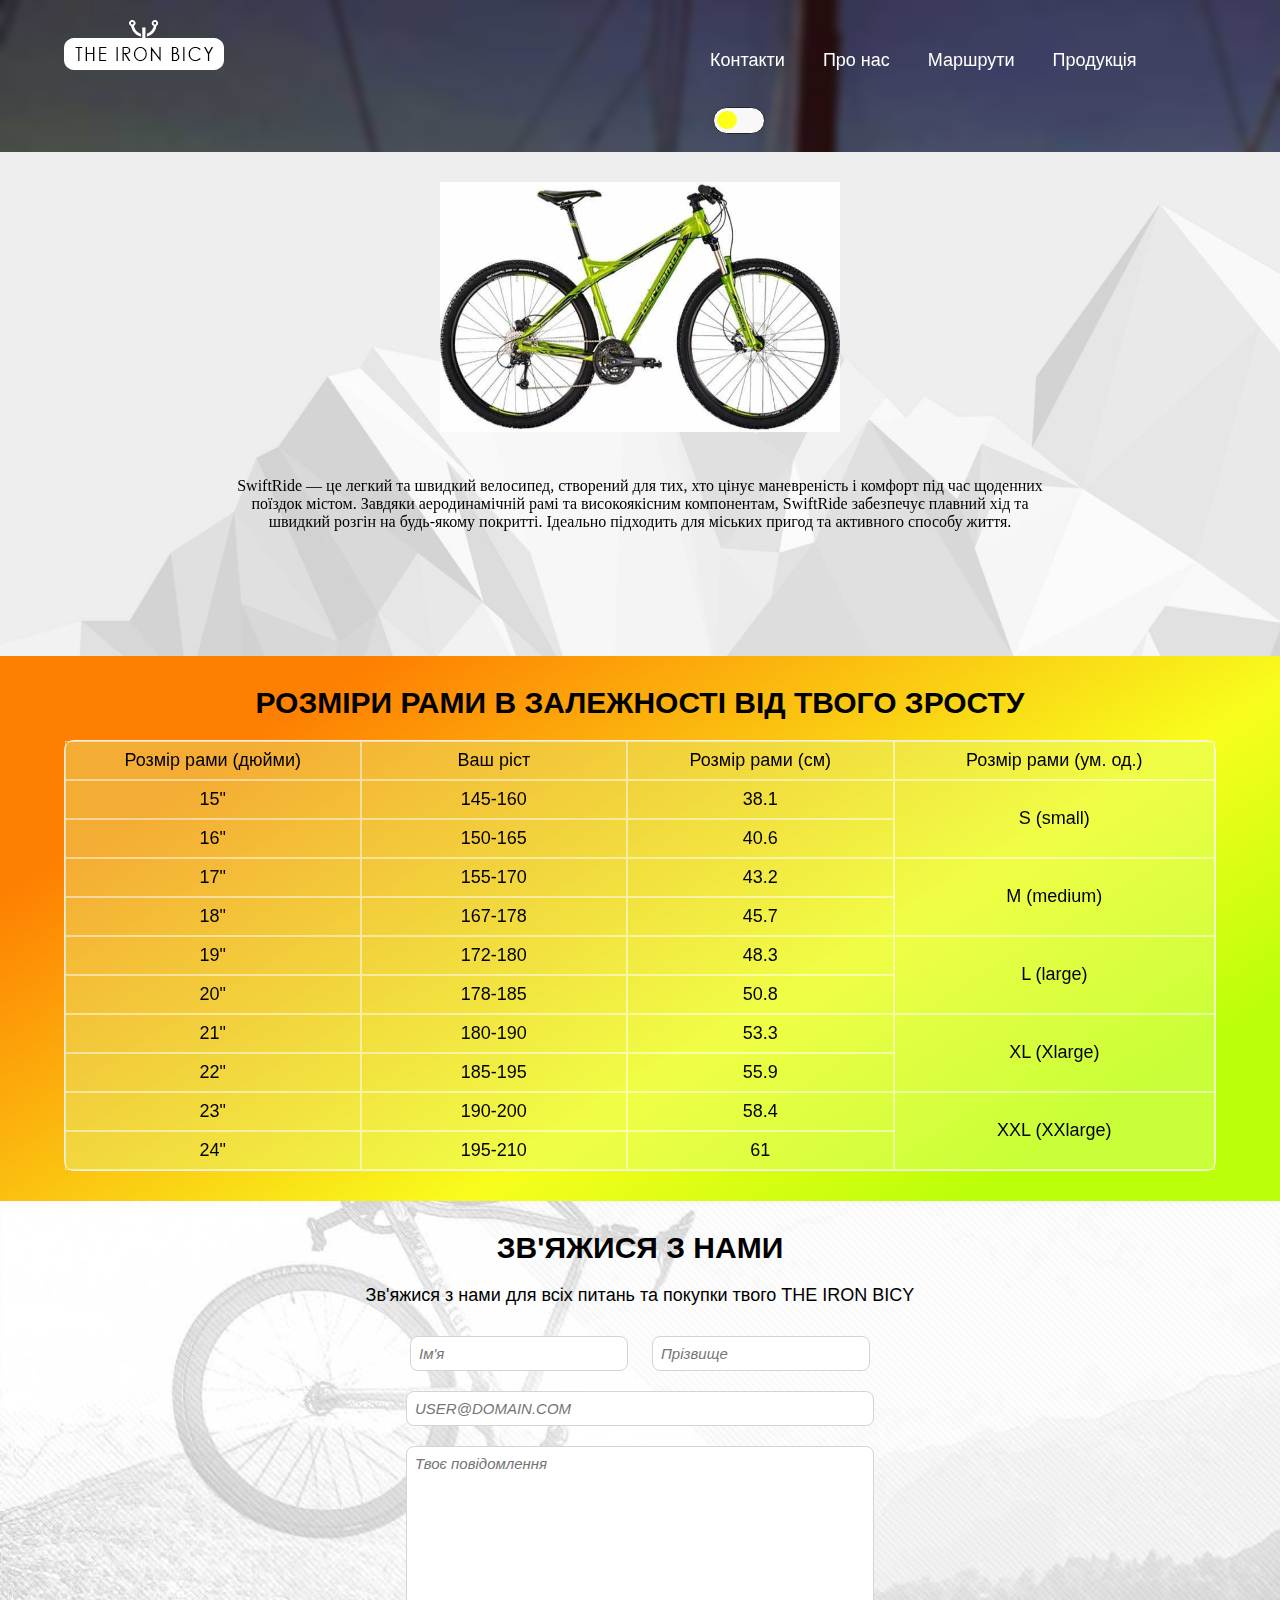
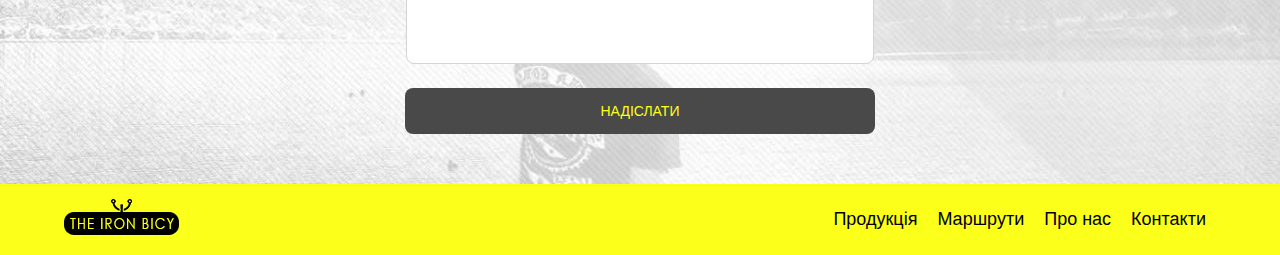
<file: p1.html>
<!DOCTYPE html>
<html lang="en">

<head>
    <meta charset="UTF-8">
    <meta name="viewport" content="width=device-width, initial-scale=1.0">

    <link rel="stylesheet" href="style/main.css">
    <title>THE IRON BICY</title>
</head>

<body>
    <div class="container-2">
        <div class="glass">
        <header>
            <div class="container-1">
                <div class="img-cont">
                    <img src="images/logo3.png">
                </div>
                <!-- menu header-->
                <div class="butt-cont">

                    <a href="#" class="btn-header"> Контакти </a>
                    <a href="#" class="btn-header"> Про нас </a>
                    <a href="#" class="btn-header"> Маршрути </a>
                    <a href="#" class="btn-header"> Продукція </a>
                    <div class="switch" id="swB" onclick="switchTheme()">
                        <div class="switchIn" id = "sw"></div>
                    </div>
                </div>
                <div class='butt-cont-burg'>
                    <div> </div>
                    <div> </div>
                    <div> </div>
                </div>
                
            </div>
        </header>
        <div class="container-4" id="c4">
            <div class="adv_2_0">
                <img src="images/bik1.jpg" alt="" class="img">
                <p id="text">SwiftRide — це легкий та швидкий велосипед, створений для тих, хто цінує маневреність і комфорт під час щоденних поїздок містом. Завдяки аеродинамічній рамі та високоякісним компонентам, SwiftRide забезпечує плавний хід та швидкий розгін на будь-якому покритті. Ідеально підходить для міських пригод та активного способу життя.</p>
            </div>
        </div>
    
        </div>
        <div class="container-9" id="c9">
            <h2 id="t3"> РОЗМІРИ РАМИ В ЗАЛЕЖНОСТІ ВІД ТВОГО ЗРОСТУ </h2>
            <table id="c9t">
                <tr>
                    <td>Розмір рами (дюйми)</td>
                    <td>Ваш ріст</td>
                    <td>Розмір рами (см)</td>
                    <td>Розмір рами (ум. од.)</td>
                </tr>
                <tr>
                    <td>15"</td>
                    <td>145-160</td>
                    <td>38.1</td>
                    <td rowspan="2">S (small)</td>
                </tr>
                <tr>
                    <td>16"</td>
                    <td>150-165</td>
                    <td>40.6</td>
                </tr>
                <tr>
                    <td>17"</td>
                    <td>155-170</td>
                    <td>43.2</td>
                    <td rowspan="2">M (medium)</td>
                </tr>
                <tr>
                    <td>18"</td>
                    <td>167-178</td>
                    <td>45.7</td>
                </tr>
                <tr>
                    <td>19"</td>
                    <td>172-180</td>
                    <td>48.3</td>
                    <td rowspan="2"> L (large)</td>
                </tr>
                <tr>
                    <td>20"</td>
                    <td>178-185</td>
                    <td>50.8</td>
                </tr>
                <tr>
                    <td>21"</td>
                    <td>180-190</td>
                    <td>53.3</td>
                    <td rowspan="2"> XL (Xlarge)</td>
                </tr>
                <tr>
                    <td>22"</td>
                    <td>185-195</td>
                    <td>55.9</td>
                </tr>
                <tr>
                    <td>23"</td>
                    <td>190-200</td>
                    <td>58.4</td>
                    <td rowspan="2">XXL (XXlarge)</td>
                </tr>
                <tr>
                    <td>24"</td>
                    <td>195-210</td>
                    <td>61</td>
                </tr>
            </table>
        </div>
    
    
    
    
        <div class="container-6" id="c6">
            <div class="container-7">
                <h2 id="t1"> ЗВ'ЯЖИСЯ З НАМИ </h2>
                <p class="txt-cont-6">Зв'яжися з нами для всіх питань та покупки твого THE IRON BICY</p>
                <form>
                    <div class="form-div">
                        <input type="text" class="inp-name" placeholder="Ім'я">
                        <input type="text" class="inp-surname" placeholder="Прізвище">
                        <p> <input type="email" class="inp-email" placeholder="USER@DOMAIN.COM"> </p>
                        <p> <textarea class="inp-message" placeholder="Твоє повідомлення"></textarea></p>
                        <button class=btn-form> НАДІСЛАТИ </button>
                    </div>
                </form>
            </div>
        </div>
    
        <footer id="c8">
            <div class="container-8">
                <div class="img-cont">
                    <img src="images/logo4.png">
                </div>
    
                <div class="butt-cont2">
                    <a href="#" class="btn-header2" id="f1"> Контакти </a>
                    <a href="#" class="btn-header2"id="f1"> Про нас </a>
                    <a href="#" class="btn-header2"id="f1"> Маршрути </a>
                    <a href="#" class="btn-header2"id="f1"> Продукція </a>
                </div>
            </div>
        </footer>
    
    
    
    <script src="scriptMain.js"> </script>
        </body>
    </html>
</file>
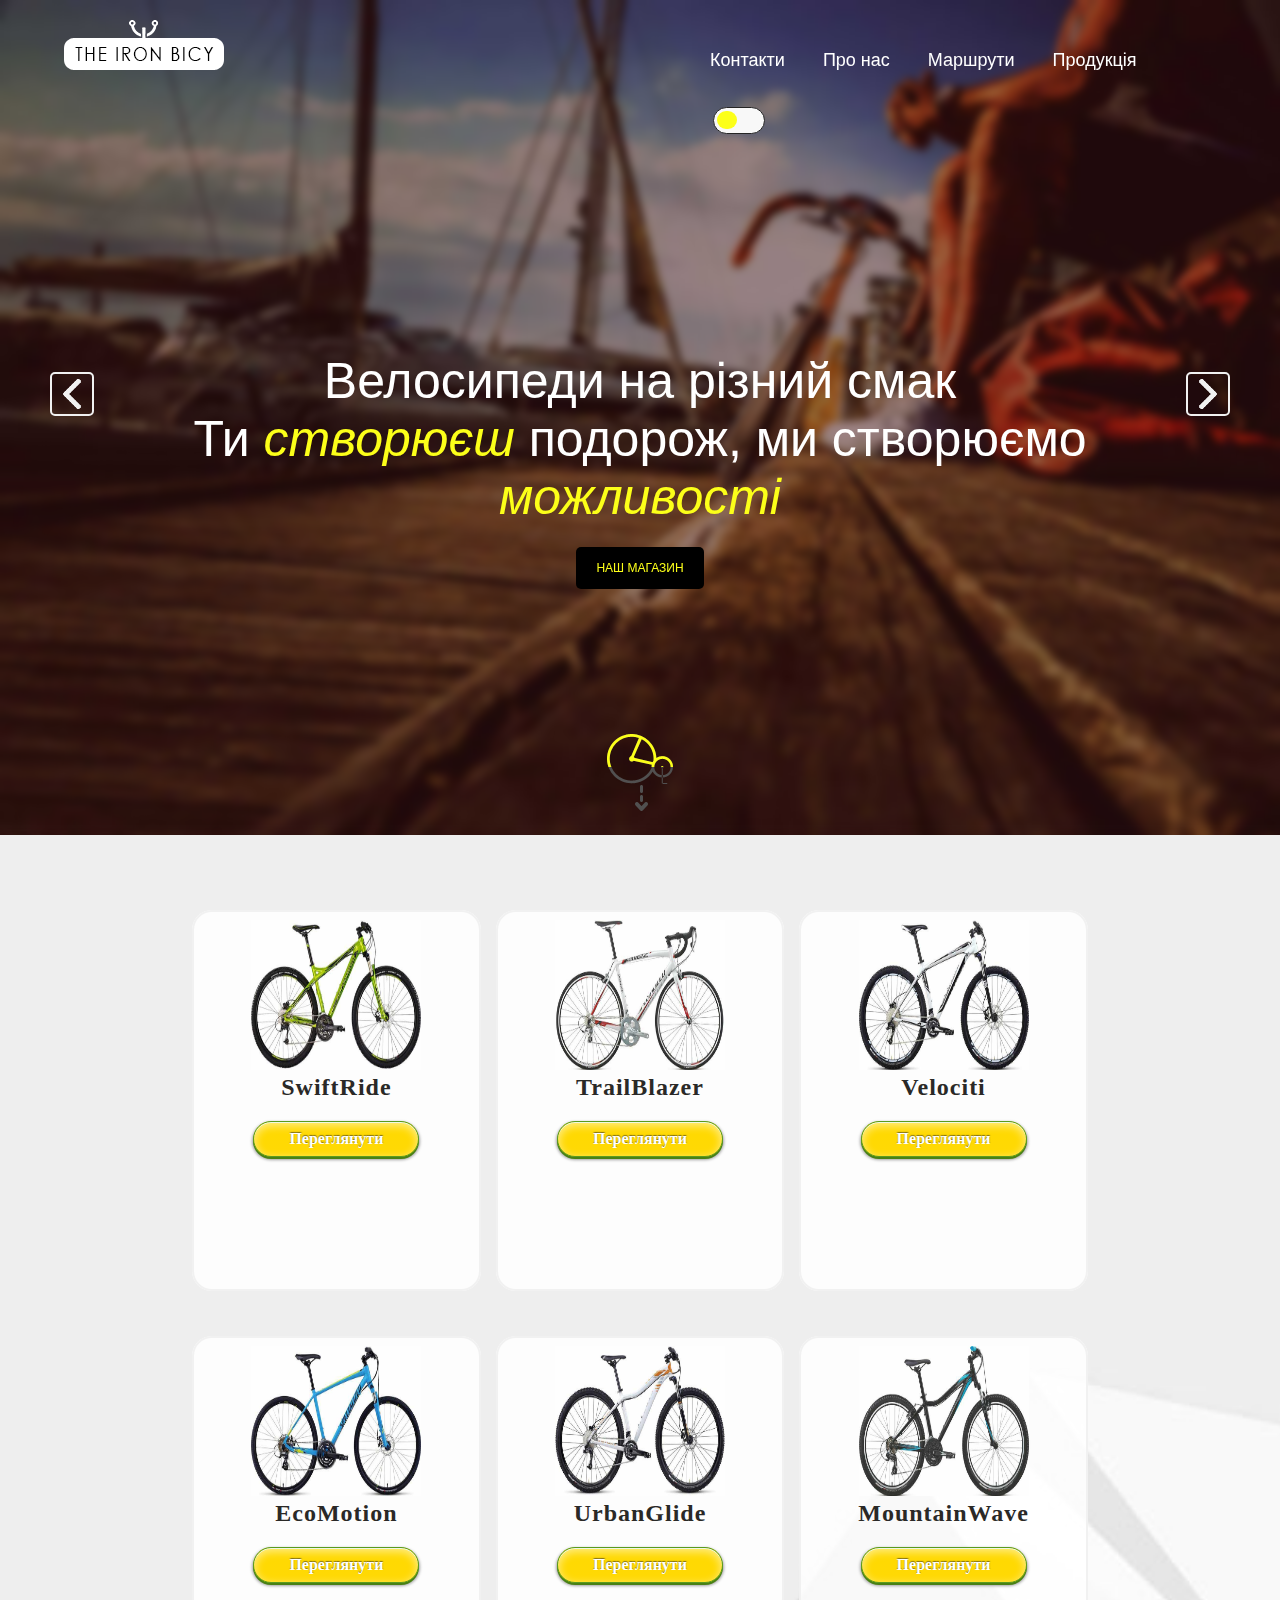
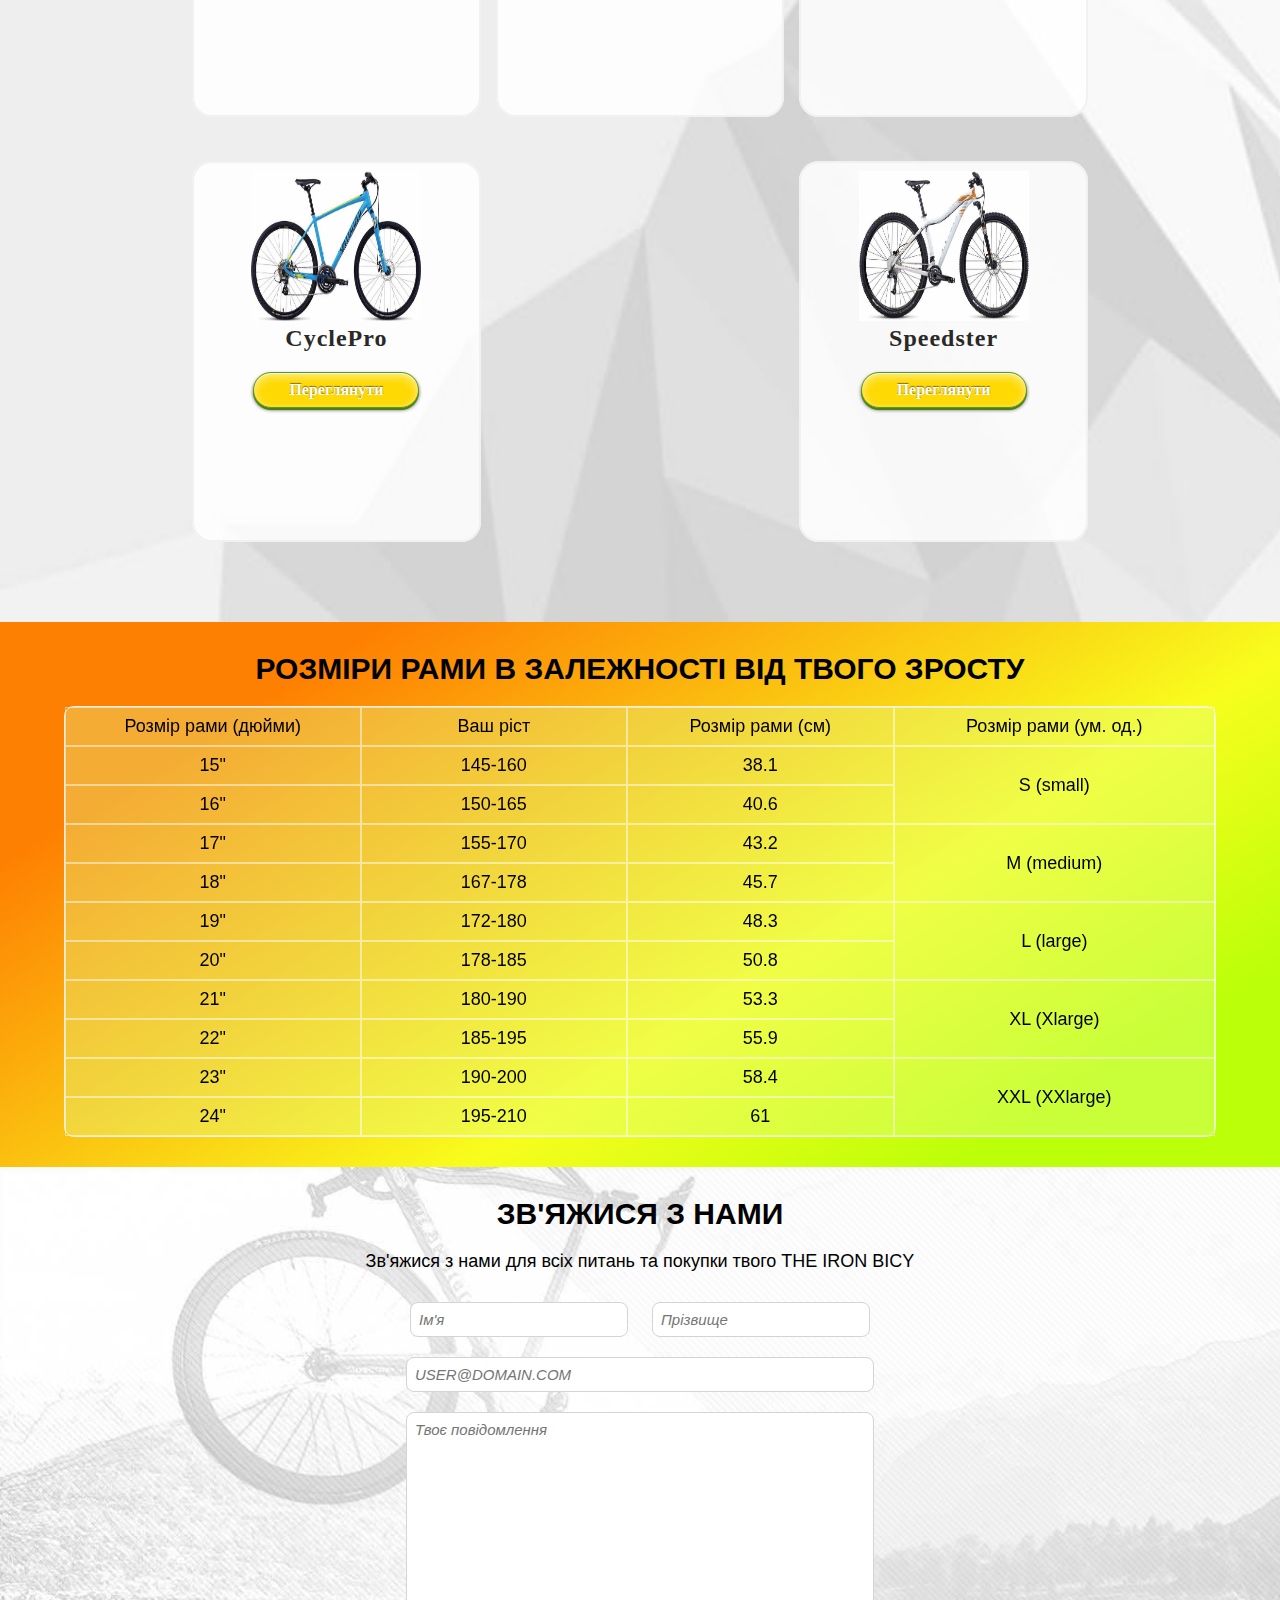
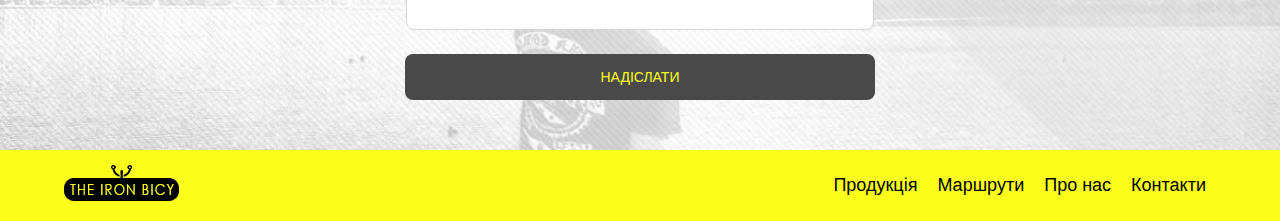
<file: products.html>
<!DOCTYPE html>
<html lang="en">

<head>
    <meta charset="UTF-8">
    <meta name="viewport" content="width=device-width, initial-scale=1.0">

    <link rel="stylesheet" href="style/main.css">
    <title>THE IRON BICY</title>
</head>

<body>
    <div class="container-2">
        <div class="glass">
        <header>
            <div class="container-1">
                <div class="img-cont">
                    <img src="images/logo3.png">
                </div>
                <!-- menu header-->
                <div class="butt-cont">

                    <a href="#" class="btn-header"> Контакти </a>
                    <a href="#" class="btn-header"> Про нас </a>
                    <a href="#" class="btn-header"> Маршрути </a>
                    <a href="#" class="btn-header"> Продукція </a>
                    <div class="switch" id="swB" onclick="switchTheme()">
                        <div class="switchIn" id = "sw"></div>
                    </div>
                </div>
                <div class='butt-cont-burg'>
                    <div> </div>
                    <div> </div>
                    <div> </div>
                </div>
                
            </div>
        </header>

        <div class="container-3">
            <div class="container-3l"><img id="next" src="images/up-arrow.png" alt=""></div>
            <div class="container-3c">
                <p>Велосипеди на різний смак</p>
                <p class="t2">Ти <em> створюєш </em>подорож, ми створюємо <em> можливості </em></p>
                <a href="https://cannondale.com.ua/">НАШ МАГАЗИН </a>
            </div>
            <div class="container-3r"><img id="back" src="images/up-arrow.png" alt=""></div>
        </div>
        <div class="scroll-img">
            <a href="#st"><img src="images/scroll.png"></a>
        </div>
    </div>
    </div>

    <div class="container-4" id="c4">
        <div class="adv_2">
            <div class="adv_item_2"> <img src="images/bik1.jpg" class="photoflow"><p class="texttab"> SwiftRide</p> <a href="p1.html"><button class="knopcv" rel="popup1"> Переглянути </button></a> </div>
            <div class="adv_item_2"> <img src="images/bik2.jpg" class="photoflow"><p class="texttab"> TrailBlazer</p> <a href="p1.html"><button class="knopcv" rel="popup1"> Переглянути </button></a></div>
            <div class="adv_item_2"> <img src="images/bik3.jpg" class="photoflow"><p class="texttab"> Velociti</p> <a href="p1.html"><button class="knopcv" rel="popup1"> Переглянути </button></a></div>
            <div class="adv_item_2"> <img src="images/bik4.jpg" class="photoflow"><p class="texttab"> EcoMotion</p> <a href="p1.html"><button class="knopcv" rel="popup1"> Переглянути </button></a></div> 
            <div class="adv_item_2"> <img src="images/bik5.jpg" class="photoflow"><p class="texttab"> UrbanGlide</p> <a href="p1.html"><button class="knopcv" rel="popup1"> Переглянути </button></a></div>
            <div class="adv_item_2"> <img src="images/bik6.jpg" class="photoflow"><p class="texttab"> MountainWave</p><a href="p1.html"><button class="knopcv" rel="popup1"> Переглянути </button></a></div>
            <div class="adv_item_2"> <img src="images/bik4.jpg" class="photoflow"><p class="texttab"> CyclePro</p> <a href="p1.html"><button class="knopcv" rel="popup1"> Переглянути </button></a></div> 
            <div class="adv_item_2"> <img src="images/bik5.jpg" class="photoflow"><p class="texttab"> Speedster</p> <a href="p1.html"><button class="knopcv" rel="popup1"> Переглянути </button></a></div>
        </div>
    </div>

    </div>


    <div class="container-9" id="c9">
        <h2 id="t3"> РОЗМІРИ РАМИ В ЗАЛЕЖНОСТІ ВІД ТВОГО ЗРОСТУ </h2>
        <table id="c9t">
            <tr>
                <td>Розмір рами (дюйми)</td>
                <td>Ваш ріст</td>
                <td>Розмір рами (см)</td>
                <td>Розмір рами (ум. од.)</td>
            </tr>
            <tr>
                <td>15"</td>
                <td>145-160</td>
                <td>38.1</td>
                <td rowspan="2">S (small)</td>
            </tr>
            <tr>
                <td>16"</td>
                <td>150-165</td>
                <td>40.6</td>
            </tr>
            <tr>
                <td>17"</td>
                <td>155-170</td>
                <td>43.2</td>
                <td rowspan="2">M (medium)</td>
            </tr>
            <tr>
                <td>18"</td>
                <td>167-178</td>
                <td>45.7</td>
            </tr>
            <tr>
                <td>19"</td>
                <td>172-180</td>
                <td>48.3</td>
                <td rowspan="2"> L (large)</td>
            </tr>
            <tr>
                <td>20"</td>
                <td>178-185</td>
                <td>50.8</td>
            </tr>
            <tr>
                <td>21"</td>
                <td>180-190</td>
                <td>53.3</td>
                <td rowspan="2"> XL (Xlarge)</td>
            </tr>
            <tr>
                <td>22"</td>
                <td>185-195</td>
                <td>55.9</td>
            </tr>
            <tr>
                <td>23"</td>
                <td>190-200</td>
                <td>58.4</td>
                <td rowspan="2">XXL (XXlarge)</td>
            </tr>
            <tr>
                <td>24"</td>
                <td>195-210</td>
                <td>61</td>
            </tr>
        </table>
    </div>




    <div class="container-6" id="c6">
        <div class="container-7">
            <h2 id="t1"> ЗВ'ЯЖИСЯ З НАМИ </h2>
            <p class="txt-cont-6">Зв'яжися з нами для всіх питань та покупки твого THE IRON BICY</p>
            <form>
                <div class="form-div">
                    <input type="text" class="inp-name" placeholder="Ім'я">
                    <input type="text" class="inp-surname" placeholder="Прізвище">
                    <p> <input type="email" class="inp-email" placeholder="USER@DOMAIN.COM"> </p>
                    <p> <textarea class="inp-message" placeholder="Твоє повідомлення"></textarea></p>
                    <button class=btn-form> НАДІСЛАТИ </button>
                </div>
            </form>
        </div>
    </div>

    <footer id="c8">
        <div class="container-8">
            <div class="img-cont">
                <img src="images/logo4.png">
            </div>

            <div class="butt-cont2">
                <a href="#" class="btn-header2" id="f1"> Контакти </a>
                <a href="#" class="btn-header2"id="f1"> Про нас </a>
                <a href="#" class="btn-header2"id="f1"> Маршрути </a>
                <a href="#" class="btn-header2"id="f1"> Продукція </a>
            </div>
        </div>
    </footer>



<script src="scriptMain.js"> </script>
</body>

</html>
</file>
<file: style/main.css>
* {
        margin: 0;
        padding: 0;
        color: white;
    }
    
    body {
        height: 100%;
        width: 100%;
    }
    
    .container-2 {
        position: relative;
        background-image: url(../images/bg.jpg);
        background-size: cover;
        width: 100%;
        height: 100%;
    }
    .adv_2{
        width: 70%;
        display: flex;
        justify-content: space-between;
        text-align: center;
        flex-wrap: wrap;
    }
    .adv_2_0{
        width: 70%;
        display: flex;
        justify-content: center;
        text-align: center;
        flex-wrap: wrap;
    }
    #text{
        padding: 5%;
        color: black;
    }
    .adv_item_2 {
            position: relative;
            display: inline-block;
            width: 30%;
            height: 361px;
            padding: 10px;
            border-radius: 20px;
            background-color: hsla(0, 0%, 100%, .85);
            box-shadow: #f1f1f1 0px 0px 0px 2px inset;
            -webkit-transition: all 200ms ease;
            transition: all 200ms ease;
            text-align: center;
            margin-top: 5%;
    } 
    .adv_item_2:hover {
            box-shadow: #f3e7de 0px 0px 0px 2px inset;
     }
    .adv_item_2_clear {
            position: relative;
            display: inline-block;
            width: 20%;
            height: 361px;
            padding: 10px;
            border-radius: 20px;
            margin-bottom: 10%;
            text-align: center;
            margin-top: 10%;
     }
    .photoflow{
            height: 150px;
            width: 170px;
            align : center;
    }
    .texttab{
            font-family: Open Sans light;
            font-size: 18pt;
            color:#2a2927;
            letter-spacing: 1px;
            font-weight: 600;
            margin-bottom: 0px;
    }
    .img{
        height: 250px;
        width: 400px;
    }
    .knopcv {
        padding: 8px 35px 8px 35px;
        margin-top: 20px;
        border: 1px solid #5a9b1e;
        border-radius: 200px;
        background-color: #ffdf2b;
        background-image: -webkit-linear-gradient(#ffdc19 1%, #ff830f);
        background-image: linear-gradient(#ffd900 1%, #ffd905);
        box-shadow: #eefae3 0px 1px 0px 0px inset, hsla(0, 0%, 100%, .52) 0px 3px 8px 1px inset, #498114 0px 2px 0px 0px, #a0a0a0 0px 2px 3px 1px;
        font-weight: 400;
        text-shadow: rgba(41, 40, 38, .61) 0px -1px 1px;
        font-family: Open Sans light;
        font-weight: 600;
        color : white;
        font-size: 12pt;
} 
.knopcv:hover {
        background-image: -webkit-linear-gradient(#ff0404, #ff0000);
        background-image: linear-gradient(#7cbe3d, #498313);
        box-shadow: #eefae3 0px 1px 0px 0px inset, hsla(0, 0%, 100%, .2) 0px 3px 8px 1px inset, #498114 0px 2px 0px 0px, #a0a0a0 0px 2px 3px 1px;
}
    
    .container-1 {          /* Блок меню */
        display: grid;
        grid-template-rows: auto;
        grid-template-columns: minmax(100px, 40%) minmax(400px, 60%);
        padding: 20px 5%;
    }
    
    .butt-cont { /* Елементи grid блоку  */
        padding-left: 30px;
        grid-column: 2;
        margin-left: 20%;
    }
    .butt-cont2 { /* Елементи grid блоку  */
        padding-left: 30px;
        grid-column: 2;
    }
    .btn-header {
        display: inline-block;
        margin: 20px 5px;
        padding: 10px 12px;
        color: white;
        font-family: 'Oswald', sans-serif;
        border-radius: 10px;
        font-size: 18px;
        /*float: right;*/
        text-decoration: none;
    }
    .glass{
        backdrop-filter: blur(4px);
    }
    .butt-cont-burg {
        display: none;
        padding-top: 12px;
    }
    
    .butt-cont-burg div {
        width: 35px;
        height: 4px;
        background-color: rgb(248, 248, 248);
        margin: 7px 0;
        border-radius: 2px;
        margin-left: calc(90% - 40px);
    }
    
    .btn-header:hover {
        background-color: #fcff19;
        color: black;
        transition: 0.5s;
    }
    
    .container-3 {   /* Блок основи header */
        display: grid;
        grid-template-columns: 10% 80% 10%;
        padding: 0 50px;
        margin: 200px auto auto auto;
    }
    
    #next,
    #back {
        transform: rotate(-90deg);
        width: 30px;
        height: 30px;
        border-radius: 5px;
        border: 2px solid #f1f1f1;
        padding: 5px;
        margin-top: 20px;
    }
    
    #back {
        transform: rotate(90deg);
        float: right;
    }
    
    .container-3c {
        text-align: center;
        font-family: 'Mulish', sans-serif;
        font-size: 50px;
        font-weight: 500;
        padding: 0 10px;
    }
    
    .container-3c em {
        color: #fcff19;
    }
    
    #t2 {
        display: flex;
        justify-content: center;
        align-items: center;
        font-size: 25px;
        font-weight: normal;
        font-family: 'Mulish', sans-serif;
        margin-bottom: 25px;
    }
    #strilka{
        display: flex;
        justify-content: center;
        align-items: center;
        height: 10vh;
        width: 15vh;
    }
    .container-3c a {
        background-color: black;
        color: #fcff19;
        padding: 14px 20px;
        text-decoration: none;
        font-size: 12px;
        border-radius: 5px;
    }
    
    .container-3c a:hover {
        background-color: #fcff19;
        color: black;
        transition: 0.6s;
    }
    
    .scroll-img {
        text-align: center;
        margin-top: 150px;
        padding-bottom: 20px;
    }
    
    .container-4 {
        display: flex;
    justify-content: center;
       background-image: url(../images/cate.jpg);
        height: auto;
        background-size: cover;
        padding: 30px 0 80px 0;
        
      /*  background: rgb(49,19,17);
        background: linear-gradient(180deg, rgba(49,19,17,1) 0%, rgba(69,43,41,1) 5%, rgba(238,238,238,1) 86%, rgba(255,255,255,1) 100%);
    */}
    
    .container-4 h2{
        text-align: center;
        font-family: 'Mulish', sans-serif;
        font-size: 30px;
        color: rgb(0, 0, 0);
        margin-bottom: 20px;
    }
    .container-5 h2,
    .container-7 h2,
    .container-9 h2 {
        text-align: center;
        font-family: 'Mulish', sans-serif;
        font-size: 30px;
        color: black;
        margin-bottom: 20px;
    }
    
    .row-3 {
        display: grid;
        position: relative;
        grid-template-columns: 1fr 1fr 1fr;
        margin: 30px 100px auto 100px;
    }

    .row-3{                 /*Flex блок для лінійки фотографій*/
        display: flex;
        flex-wrap: wrap;
        justify-content: center;
    }
    
    .row-3 .b1 {           /* Елемент flexbox */
        background-image: url(../images/c1.jpg);
        width: 346px;
        height: 288px;
        margin: 10px;
    }
    
    .row-3 .b2 {        /* Елемент flexbox */
        background-image: url(../images/c2.jpg);
        width: 346px;
        height: 288px;
        margin: 10px;
    }
    
    .row-3 .b3 {        /* Елемент flexbox */
        background-image: url(../images/c3.jpg);
        width: 346px;
        /* 346*/
        height: 288px;
        margin: 10px;
    }
    
    .txt-content {
        margin-top: 40%;
        text-align: center;
        height: 50%;
    }
    
    .txt-content .txt-1 {
        font-family: 'Oswald', sans-serif;
        color: #fcff19;
        font-size: 18px;
        margin-bottom: 8px;
    }
    
    .txt-content .txt-2 {
        font-family: 'Titillium Web', sans-serif;
        margin-bottom: 25px;
    }
    
    .btn-container-4 {
        padding: 8px 12px;
        border: 2px solid #f1f1f1;
        border-radius: 8px;
        color: #f1f1f1;
        text-decoration: none;
        font-family: 'Mulish', sans-serif;
        font-size: 15px;
    }
    
    .btn-container-4:hover {
        border: 2px solid #fcff19;
        color: #fcff19;
        transition: 0.4s;
    }
    
    .container-5 {
        display: block;
        margin-top: 0;
        padding: 30px 0;
        height: auto;
    }
    
    .gallery {
        width: 100%;
        margin-top: 20px;
        overflow: hidden;
    }
    
    .wtr {
        padding-bottom: 30px;
    }
    
    .gallery ul {
        height: auto;
        width: 9999px;
        margin: 0;
        padding: 0;
        list-style: none;
        transition: margin-left 250ms;
        font-size: 0;
    }
    
    .gallery img {
        width: 380px;
        height: 230px;
        margin: 0 35px 30px 35px;
    }
    
    .gallery li {
        display: inline-block;
        text-align: center;
    }
    
    .btn-cont-5 {
        background-color: rgb(73, 73, 73);
        font-family: 'Mulish', sans-serif;
        color: #fcff19;
        padding: 10px 26px;
        text-decoration: none;
        font-size: 12px;
        border-radius: 5px;
        margin-bottom: 50px;
    }
    
    .btn-cont-5:hover {
        background-color: #fcff19;
        color: black;
        transition: 0.6s;
    }
    
    .container-6 {
        display: block;
        background-image: url(../images/contact.jpg);
        background-size: cover;
    }
    
    .container-7 {
        display: block;
        padding: 30px;
        border-radius: 20px;
        width: auto;
        margin: 0 200px;
        text-align: center;
        align-items: center;
    }
    
    .inp-name,
    .inp-surname,
    .inp-email,
    .inp-message {
        height: auto;
        border-radius: 8px;
        border: 1px solid #d4d4d4;
        font-family: Arial, Helvetica, sans-serif;
        font-style: italic;
        font-size: 15px;
        padding: 8px;
        color: black;
        margin: 20px auto 0 auto;
    }
    
    .inp-name:focus,
    .inp-surname:focus,
    .inp-email:focus,
    .inp-message:focus {
        outline: 0;
    }
    
    .inp-name,
    .inp-surname {
        display: inline-block;
        width: 200px;
        margin: 0 10px;
        margin: 30px 10px 0 10px;
    }
    
    .inp-email,
    .inp-message {
        width: 450px;
        margin: 20px auto 0 auto;
    }
    
    .inp-message {
        height: 200px;
        resize: none;
    }
    
    .btn-form {
        background-color: rgb(73, 73, 73);
        font-family: 'Mulish', sans-serif;
        color: #fcff19;
        padding: 15px 0;
        font-size: 14px;
        border-radius: 8px;
        width: 470px;
        border: none;
        margin-top: 20px;
        margin-bottom: 20px;
    }
    
    .btn-form:hover {
        background-color: #fcff19;
        color: black;
        transition: 0.6s;
    }
    
    footer {
        background-color: #fcff19;
        display: block;
    }
    
    .container-8 {
        display: grid;
        grid-template-rows: auto;
        grid-template-columns: minmax(100px, 60%) minmax(400px, 40%);
        padding: 15px 5%;
    }
    
    .butt-cont {
        padding-left: 30px;
        grid-column: 2;
    }
    
    footer .btn-header2 {
        display: inline-block;
        padding: 10px 10px;
        color: rgb(0, 0, 0);
        font-family: 'Oswald', sans-serif;
        border-radius: 10px;
        font-size: 18px;
        float: right;
        margin: 0;
        text-decoration: none;
        cursor: pointer;
    }
    
    footer .btn-header2:hover {
        background-color: #fcff19;
        color: black;
        transition: 0.5s;
    }
    
    .txt-cont-6 {
        text-align: center;
        font-family: 'Mulish', sans-serif;
        font-size: 18px;
        color: black;
        margin-top: 10px;
    }
    
    .container-9 {
        position: relative;
        display: block;
        padding: 30px 0;
        /*background-color: rgb(235, 235, 235);*/
        background: linear-gradient(328deg, rgba(187,255,8,1) 15%, rgba(248,253,29,1) 38%, rgba(254,128,2,1) 82%);
    }
    
    .container-9 table {
        position: relative;
        border: 1px solid #f0f0f0;
        width: 90%;
        align-self: center;
        border-spacing: 0;
        font-family: 'Mulish', sans-serif;
        font-size: 18px;
        margin: auto;
        background-color: rgba(226, 255, 146, 0.35);
        backdrop-filter: blur(10px);
        border-radius: 10px;
    }
    
    .container-9 td {
        text-align: center;
        width: 60px;
        color: black;
        border: 1px solid rgba(255, 255, 255, 0.5);
        padding: 8px;
    }

    .switch{
    margin: 0 auto;
    margin-left: 20px;
    top: 6px;
    height: 25px;
    width: 50px;
    border: 1px solid #252525;
    border-radius: 15px;
    background-color: #f8f8f8;
    position: relative;
    display: inline-block;
    transition: 0.3s;
    }
    .switchIn{
    position: absolute;
    margin: 0 auto;
    width: 20px;
    height: 18px;
    background-color: #fcff19;
    border-radius: 15px;
    left: 3px;
    top: 3px;
    transition: 0.3s;
    color: #bdbdbd
    }

    
    @import url('https://fonts.googleapis.com/css2?family=Titillium+Web:wght@200&display=swap');
    @import url('https://fonts.googleapis.com/css2?family=Mulish:wght@200&display=swap');
    @import url('https://fonts.googleapis.com/css2?family=Mulish:wght@500&display=swap');
    @import url('https://fonts.googleapis.com/css2?family=Oswald:wght@200;300&display=swap');
    @media screen and (max-width: 1092px) {
        .container-1 {
            grid-template-columns: minmax(100px, 40%) minmax(400px, 60%);
            margin: 0;
            padding: 20px;
        }
        .btn-header {
            margin: 20px 5px;
            padding: 10px 5px;
            color: white;
            font-family: 'Oswald', sans-serif;
            border-radius: 10px;
            font-size: 15px;
            float: left;
            text-decoration: none;
        }
        .butt-cont {
            padding-left: 20%;
        }
        .container-3 {
            grid-template-columns: 20% 60% 20%;
            padding: 0 10px;
            margin: 200px auto auto auto;
        }
        .container-3c {
            text-align: center;
            font-family: 'Mulish', sans-serif;
            font-size: 35px;
            font-weight: 500;
            padding: 0 10px;
        }
    }
    
    @media screen and (max-width: 1270px) {
        .row-3 {
            margin: 30px 10px auto 10px;
        }
        .row-3 {
            grid-template-columns: 1fr 1fr;
            grid-template-rows: 300px 300px;
        }
        .row-3 .b1 {
            grid-column: 1;
            grid-row: 1;
            margin-right: 20px;
        }
        .row-3 .b2 {
            grid-column: 2;
            grid-row: 1;
            margin-left: 20px;
        }
        .row-3 .b3 {
            margin-left: calc(50% + calc(50% - 173px));
            grid-column: 1/2;
            grid-row: 2;
        }
    }
    
    @media screen and (max-width: 800px) {
        .butt-cont-burg {
            display: block;
        }
        .butt-cont {
            display: none;
        }
      /*  .row-3 .b1,
        .row-3 .b2,
        .row-3 .b3 {
            width: calc(346px - 10%);
            height: calc(288px - 10%);
            grid-column: auto;
            grid-row: auto;
            margin: auto;
        }
        .row-3 {
            grid-template-columns: 1fr;
            grid-template-rows: 300px 300px 300px;
        }*/
        .inp-name,
        .inp-surname {
            display: inline-block;
            width: 100%;
            margin: 20px auto 0 auto;
        }
        .container-7 {
            margin: 0 100px;
        }
        .inp-email,
        .inp-message {
            width: 100%;
            margin: 20px auto 0 auto;
        }
        .gallery ul {
            height: auto;
            width: 9999px;
            margin: 0;
            margin-left: calc(50% - 250px);
            padding: 0;
            list-style: none;
            transition: margin-left 250ms;
            font-size: 0;
        }
        .gallery img {
            width: 380px;
            height: 230px;
            margin: 0 50px 50px 50px;
        }
    }
    
    @media screen and (max-width: 700px) {
        .container-7 {
            display: block;
            padding: 30px;
            border-radius: 20px;
            width: auto;
            margin: 0 100px;
            text-align: center;
            align-items: center;
        }
        .btn-form {
            width: 150px;
        }
    }
    
    @media screen and (max-width: 580px) and (not(orientation: landscape)) {
        .container-7 {
            margin: 0 30px;
        }
    }
    
    @media screen and (max-width: 530px) {
        .container-3 {
            grid-template-columns: 1fr;
        }
        #next,
        #back {
            display: none;
        }
        .container-1 {
            display: grid;
            grid-template-rows: auto;
            grid-template-columns: minmax(100px, 60%) minmax(50px, 40%);
            padding: 20px 5%;
        }
        .row-3 {
            margin: 30px 10px auto 10px;
        }
        .row-3 .b1 {
            background-image: url(../images/c1.jpg);
            width: 346px;
            height: 288px;
            margin: auto auto;
        }
        .row-3 .b2 {
            background-image: url(../images/c2.jpg);
            width: 346px;
            height: 288px;
            margin: auto auto;
        }
        .row-3 .b3 {
            background-image: url(../images/c3.jpg);
            width: 346px;
            /* 346*/
            height: 288px;
            margin: auto auto;
        }
    }
    
    @media screen and (max-width: 380px) or (min-width: 350px) {
        .container-3c {
            font-size: 30px;
            font-weight: 0;
        }
        .t2 {
            font-size: 20px;
        }
        .row-3 .b1,
        .row-3 .b2,
        .row-3 .b3 {
            width: calc(346px - 12%);
            height: calc(288px - 12%);
        }
        .gallery img {
            width: 350px;
            height: 200px;
            margin: 0 50px 50px 50px;
        }
        .gallery ul {
            margin-left: calc(50% - 225px);
        }
        .container-7 {
            margin: 0 5px;
            width: auto;
            padding: 5px;
        }
        .inp-name,
        .inp-surname,
        .inp-email,
        .inp-message {
            width: 90%;
        }
    }
    
    @media screen and (orientation: landscape) and (max-width: 640px) {
        .container-3 {
            margin: 50px auto auto auto;
        }
        .container-3c {
            font-size: 25px;
            font-weight: 0;
        }
    }
    
    @media (hover: hover) {
        .btn-form:hover {
            background-color: #fcff19;
            color: black;
            transition: 0.6s;
        }
    }
</file>
